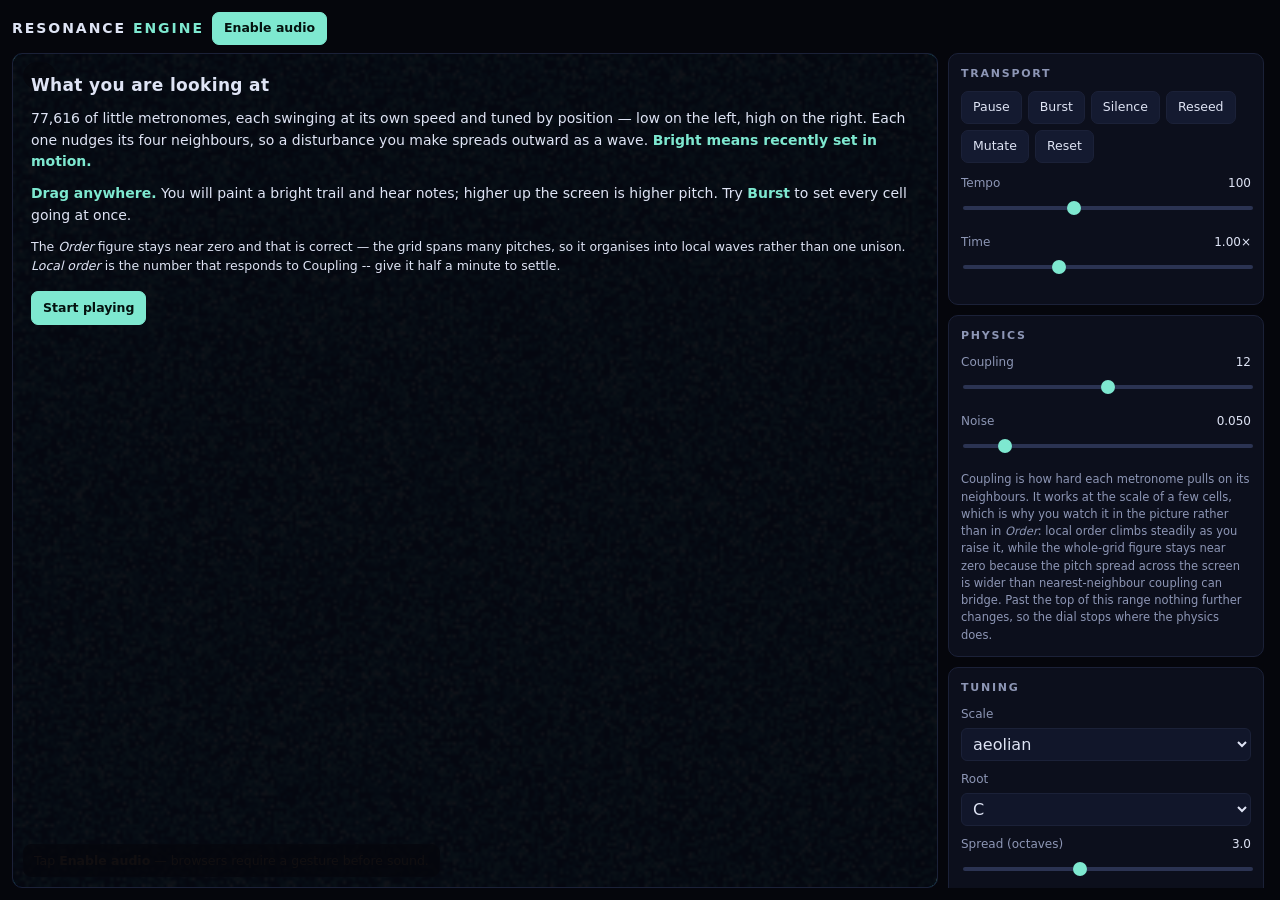
<file: index.html>
<!doctype html>
<!-- Generated by tools/build-standalone.mjs from src/page.template.html + src/*.js + styles.css.
Edit those and re-run the build; nothing here is hand-written. -->
<html lang="en">
<head>
<meta charset="utf-8">
<meta name="viewport" content="width=device-width, initial-scale=1, viewport-fit=cover">
<meta name="theme-color" content="#05060c">
<title>Resonance Engine — conduct a field of coupled oscillators</title>
<!--
  Generated from src/page.template.html + src/*.js by tools/build-standalone.mjs. One
  file, nothing fetched: it opens from disk, from a sandboxed preview pane, or
  from any static server. To change it, edit src/ and re-run that build.
-->
<meta name="description" content="A toroidal field of coupled oscillators that synchronises into waves and plays what it does.">
<style>
:root {
  --bg: #05060c;
  --panel: #0c0f1c;
  --panel-edge: #1b2138;
  --ink: #dfe4f5;
  --ink-dim: #8d96b5;
  --accent: #7ee8d0;
  --accent-warm: #ffb45c;
  --radius: 10px;
  /*
   * Inset from the edge of the glass. On a phone these become the notch and
   * home-indicator insets, which only read as non-zero when the viewport meta
   * carries `viewport-fit=cover`; without that, controls sit under the indicator.
   */
  --edge-top: 12px;
  --edge-right: 12px;
  --edge-bottom: 12px;
  --edge-left: 12px;
  /* Smallest comfortable touch target; WCAG 2.2 AAA asks for 44px. */
  --tap: 44px;
  color-scheme: dark;
}

/*
 * The template marker. Absent its stylesheet this paragraph is the only thing
 * on screen, because the stylesheet is precisely what is missing. In the built
 * page the rule below applies and the marker is gone.
 *
 * The failure this addresses is silent: opening the template directly loads no
 * CSS and no module, paints bare controls, and logs nothing at all, so it reads
 * as a broken app rather than the wrong file. See src/page.template.html.
 */
.not-a-page { display: none; }

* { box-sizing: border-box; }

html, body {
  margin: 0;
  /*
   * `dvh` rather than `vh`: on a phone the URL bar collapses and expands, and a
   * `vh` layout leaves either a gap or a permanently scrolled page.
   */
  height: 100%;
  height: 100dvh;
  overflow: hidden;
  background: var(--bg);
  color: var(--ink);
  font: 14px/1.5 ui-sans-serif, system-ui, "Segoe UI", Roboto, sans-serif;
  overscroll-behavior: none;
}

body {
  /* No text-cursor or callout while conducting: a drag is an instrument gesture,
     not a selection. */
  -webkit-tap-highlight-color: transparent;
  -webkit-touch-callout: none;
  user-select: none;
}

#app {
  display: flex;
  flex-direction: column;
  height: 100%;
  height: 100dvh;
  padding: var(--edge-top) var(--edge-right) 0 var(--edge-left);
  gap: 8px;
}

header {
  display: flex;
  align-items: center;
  gap: 8px;
  flex-wrap: wrap;
  flex: none;
}

/* The panel toggle exists only in the phone layout. */
#b-panel { display: none; }

header h1 {
  font-size: 14px;
  letter-spacing: 0.14em;
  text-transform: uppercase;
  margin: 0;
  font-weight: 600;
}

header h1 span { color: var(--accent); }

/*
 * Hints live over the canvas rather than in the layout. As a header paragraph
 * this cost ~90px of an 844px phone screen to state something true only until
 * the first tap; absolutely positioned it costs nothing and can fade itself out.
 *
 * They stack in a flex column pinned to the bottom of the stage, below the note
 * readout, because two independently positioned overlays over a canvas that can
 * be 198px tall (landscape phone) overlapped the readout and each other. In a
 * column they can only ever push one another, never collide.
 */
#hints {
  position: absolute;
  left: 10px;
  right: 10px;
  bottom: 10px;
  display: flex;
  flex-direction: column;
  align-items: flex-start;
  gap: 6px;
  pointer-events: none;
}

#audio-hint,
#touch-hint {
  margin: 0;
  padding: 7px 10px;
  border-radius: 8px;
  background: rgba(5, 6, 12, 0.78);
  border: 1px solid var(--panel-edge);
  font-size: 12.5px;
  line-height: 1.4;
}

#audio-hint { color: var(--accent-warm); }
#touch-hint { color: var(--ink-dim); }
#audio-hint[hidden], #touch-hint[hidden] { display: none; }

main {
  flex: 1;
  display: grid;
  grid-template-columns: minmax(0, 1fr) 320px;
  grid-template-rows: minmax(0, 1fr);
  gap: 10px;
  min-height: 0;
  padding-bottom: var(--edge-bottom);
}

#stage {
  position: relative;
  min-height: 0;
  min-width: 0;
  border: 1px solid var(--panel-edge);
  border-radius: var(--radius);
  overflow: hidden;
  background: #000;
}

#field {
  display: block;
  width: 100%;
  height: 100%;
  cursor: crosshair;
  /*
   * Without `none` a drag on the field is stolen by the browser's own scroll or
   * pinch gesture and the app never sees pointermove, which on a phone reads as
   * "the toy does nothing".
   */
  touch-action: none;
  /*
   * `image-rendering: pixelated` was removed deliberately. It was paired with a
   * backing store of 84x56 stretched to ~1084 CSS px, where it read as crisp
   * pixel-art but was actually a 12.9x nearest-neighbour upscale: cells were
   * visible as blocks and the wave structure was invisible. The grid is now
   * derived from this element's box (CELL_TARGET in app.js) so the store is near
   * 1:1 with device pixels, and there is nothing left to harden. Do not re-add
   * it as a "sharpness" fix -- with a correct store it only adds jaggies.
   */
}

#pulses {
  position: absolute;
  left: 0;
  right: 0;
  bottom: 0;
  height: 26px;
  pointer-events: none;
}

.pulse {
  position: absolute;
  bottom: 4px;
  width: var(--size, 10px);
  height: var(--size, 10px);
  margin-left: calc(var(--size, 10px) / -2);
  border-radius: 50%;
  background: radial-gradient(circle, #fff, var(--accent) 45%, transparent 70%);
  animation: rise 900ms ease-out forwards;
}

@keyframes rise {
  from { transform: translateY(0) scale(0.6); opacity: 0.95; }
  to { transform: translateY(-70px) scale(1.5); opacity: 0; }
}

#note-readout {
  position: absolute;
  top: 8px;
  left: 10px;
  font-variant-numeric: tabular-nums;
  font-size: 13px;
  padding: 3px 9px;
  border-radius: 999px;
  background: rgba(5, 6, 12, 0.62);
  border: 1px solid var(--panel-edge);
  color: var(--ink-dim);
  pointer-events: none;
}

#note-readout[data-kind="play"] { color: var(--accent-warm); }

#panel {
  overflow-y: auto;
  /* Keep scrolling inside the panel inertial but not rubber-band, so scrolling a
     slider list never drags the whole page. */
  overscroll-behavior: contain;
  padding-right: 4px;
  display: flex;
  flex-direction: column;
  gap: 10px;
}

#panel section {
  background: var(--panel);
  border: 1px solid var(--panel-edge);
  border-radius: var(--radius);
  padding: 12px;
}

#panel h2 {
  margin: 0 0 9px;
  font-size: 11px;
  letter-spacing: 0.16em;
  text-transform: uppercase;
  color: var(--ink-dim);
  font-weight: 600;
}

label {
  display: block;
  font-size: 12px;
  color: var(--ink-dim);
  margin-bottom: 9px;
}

label output {
  float: right;
  color: var(--ink);
  font-variant-numeric: tabular-nums;
}

/*
 * The thumb is drawn by the browser's native widget theme unless the whole
 * control is taken over, and that leaked into the golden images: the control
 * panel pose differed by ~5% between this machine's Chromium and a GitHub
 * runner's, with identical dimensions and every other Chromium pose matching
 * byte for byte. accent-color is only a hint -- it does not define geometry --
 * so appearance:none plus explicit track and thumb rules are what make the
 * panel render the same wherever it is painted. -moz- and -webkit- are both
 * required: neither engine implements the other's pseudo-element.
 */
input[type="range"] {
  width: 100%;
  accent-color: var(--accent);
  margin-top: 5px;
  appearance: none;
  background: transparent;
  height: 22px;
}

input[type="range"]::-webkit-slider-runnable-track {
  height: 4px;
  border-radius: 999px;
  background: #2b3352;
}

input[type="range"]::-webkit-slider-thumb {
  appearance: none;
  width: 14px;
  height: 14px;
  margin-top: -5px;
  border-radius: 999px;
  background: var(--accent);
  border: none;
}

input[type="range"]::-moz-range-track {
  height: 4px;
  border-radius: 999px;
  background: #2b3352;
}

input[type="range"]::-moz-range-thumb {
  width: 14px;
  height: 14px;
  border-radius: 999px;
  background: var(--accent);
  border: none;
}

select {
  width: 100%;
  margin-top: 5px;
  background: #11162a;
  color: var(--ink);
  border: 1px solid var(--panel-edge);
  border-radius: 6px;
  padding: 5px 7px;
  font: inherit;
  /* A select below 16px makes iOS zoom the whole page on focus. */
  font-size: 16px;
}

.buttons {
  display: flex;
  flex-wrap: wrap;
  gap: 6px;
  margin-bottom: 11px;
}

button {
  background: #141a30;
  color: var(--ink);
  border: 1px solid var(--panel-edge);
  border-radius: 7px;
  padding: 6px 11px;
  font: inherit;
  font-size: 12.5px;
  cursor: pointer;
  /* Buttons in the panel are tapped deliberately; pinch-zoom on them would be
     the wrong reading of the gesture. */
  touch-action: manipulation;
}

button:hover { border-color: var(--accent); }

button.primary {
  background: var(--accent);
  border-color: var(--accent);
  color: #04120f;
  font-weight: 600;
}

.toggles { display: grid; gap: 5px; }

.toggles label {
  display: flex;
  align-items: center;
  gap: 8px;
  margin: 0;
  color: var(--ink);
  font-size: 12.5px;
}

.toggles input { accent-color: var(--accent); margin: 0; }

.stats {
  display: grid;
  grid-template-columns: auto 1fr;
  gap: 3px 10px;
  margin: 0;
  font-size: 12px;
}

.stats dt { color: var(--ink-dim); }
.stats dd { margin: 0; text-align: right; font-variant-numeric: tabular-nums; }

.hint { font-size: 11.5px; color: var(--ink-dim); margin: 2px 0 0; }

#help ul { margin: 0; padding-left: 17px; font-size: 12px; color: var(--ink-dim); }
#help li { margin-bottom: 4px; }

kbd, code {
  background: #11162a;
  border: 1px solid var(--panel-edge);
  border-radius: 4px;
  padding: 0 4px;
  font-size: 11px;
}

r { cursor: help; opacity: 0.6; }

/*
 * Phone layout. The breakpoint is on width because the problem is horizontal:
 * a 320px sidebar next to a canvas does not fit, so the panel has to move.
 */
@media (max-width: 880px) {
  :root {
    --edge-top: max(10px, env(safe-area-inset-top));
    --edge-right: max(10px, env(safe-area-inset-right));
    --edge-bottom: max(10px, env(safe-area-inset-bottom));
    --edge-left: max(10px, env(safe-area-inset-left));
  }

  main {
    grid-template-columns: minmax(0, 1fr);
    grid-template-rows: minmax(0, 1fr) auto;
    gap: 8px;
  }

  /* The field is the instrument: it keeps the whole width and as much height as
     the panel is not using, and the panel collapses to a sheet it can dismiss. */
  #stage { grid-row: 1; }

  #panel {
    grid-row: 2;
    /*
     * A collapsible sheet. Scrolling the panel is what makes every control
     * reachable on a phone even though they cannot all fit at once, which is the
     * failure this layout is fixing: 15 of 23 controls used to sit below the
     * fold with nothing scrollable.
     */
    max-height: min(46dvh, 420px);
    overflow-y: auto;
    -webkit-overflow-scrolling: touch;
    padding-bottom: var(--edge-bottom);
  }

  /* When collapsed, the sheet shows nothing and the field owns the screen. */
  #panel[data-collapsed="true"] { display: none; }

  #b-panel { display: inline-block; }

  /*
   * The title, an accent button and the sheet toggle do not fit one row at
   * 390px, and a wrapped header costs the field another 45px of height.
   *
   * `nowrap` is what fixes it: a wrapping flex container breaks onto a second
   * line *before* it shrinks anything, so with `wrap` the toggle dropped to its
   * own row while the title stayed full width and would not compress.
   */
  header { flex-wrap: nowrap; }
  header h1 { flex: none; white-space: nowrap; }
  header button { flex: none; }
  /*
   * With wrapping gone, "Resonance Engine" beside two 44px buttons would now
   * simply clip. Dropping the second word beats an ellipsis on the product
   * name, and the word stays in the DOM so the accessible name is intact.
   */
  header h1 span { display: none; }

  /* Every control becomes a real touch target: 33px buttons and 20px sliders
     were below the 44px minimum and effectively unusable with a thumb. */
  button {
    min-height: var(--tap);
    font-size: 15px;
    padding: 10px 14px;
  }

  input[type="range"] {
    height: var(--tap);
    margin-top: 2px;
  }

  select { min-height: var(--tap); }

  label {
    font-size: 13px;
    margin-bottom: 14px;
  }

  .toggles label {
    min-height: var(--tap);
    font-size: 15px;
  }

  .toggles input { width: 22px; height: 22px; }

  /* Keyboard shortcuts are meaningless without a keyboard, and the list was the
     longest thing to scroll past. */
  #help { display: none; }

  .hint { font-size: 12.5px; }
}

/* Landscape phones are short: give the field the height and hide the sheet's
   chrome until it is asked for. */
@media (max-width: 880px) and (max-height: 500px) {
  /*
   * In landscape the viewport is short, so a sheet sized as a share of its
   * height leaves the canvas a 66px strip. Anchor the sheet to a small share
   * and guarantee the field the majority instead.
   */
  main { grid-template-rows: minmax(200px, 1fr) auto; }
  #panel { max-height: 40dvh; }
  /*
   * Two 45px buttons and a title cannot share a 390px-tall viewport's header
   * without wrapping onto a second line, which costs the field another 45px.
   * They still get `--tap` height; only the type shrinks.
   */
  header h1 { font-size: 12px; letter-spacing: 0.1em; }
  header button { font-size: 13px; padding: 8px 12px; }
  /*
   * A landscape phone leaves the canvas ~200px tall. Two hint bands at the foot
   * of a strip that height is most of the instrument, so they retire here and
   * the field is left alone.
   */
  #hints { display: none; }
}

/*
 * Screen-reader-only text. `clip-path: inset(50%)` rather than `display:none`,
 * which would remove it from the accessibility tree and defeat the purpose.
 */
.sr-only {
  position: absolute;
  width: 1px;
  height: 1px;
  margin: -1px;
  padding: 0;
  overflow: hidden;
  clip-path: inset(50%);
  white-space: nowrap;
  border: 0;
}

/*
 * First-run orientation. The field is otherwise a wall of moving pixels with no
 * clue as to what it means, and the honest summary from a first-time visitor was
 * "no idea what I'm looking at". It states the metaphor and the one gesture that
 * matters, then gets out of the way permanently.
 */
#intro {
  position: absolute;
  inset: 0;
  z-index: 3;
  /*
   * `flex-start`, not `center`: centring a block taller than its container
   * overflows equally at both ends, and the overflow at the top is clipped by
   * the stage with no way to scroll to it -- the heading simply disappeared on
   * a phone. Top-aligned with scrolling, everything is reachable.
   */
  display: flex;
  flex-direction: column;
  justify-content: flex-start;
  gap: 10px;
  padding: 18px;
  background: rgba(5, 6, 12, 0.95);
  font-size: 14px;
  line-height: 1.55;
  overflow-y: auto;
  -webkit-overflow-scrolling: touch;
}

#intro[hidden] { display: none; }

#intro h2 {
  margin: 0;
  font-size: 17px;
  letter-spacing: 0.02em;
}

#intro p { margin: 0; color: var(--ink); }
#intro strong { color: var(--accent); }
.intro-note { color: var(--ink-dim); font-size: 12.5px; }

#intro button {
  align-self: flex-start;
  margin-top: 6px;
}

/*
 * Reduced motion: the app *is* motion, so it cannot simply stop — the simulation
 * is the point. What can be removed is the gratuitous part: the rising pulse
 * particles and the panel's transitions. The field itself is left alone because
 * freezing it would leave a blank rectangle and no instrument, and a paused
 * field is available at any time from Pause.
 */
@media (prefers-reduced-motion: reduce) {
  .pulse { animation: none; display: none; }
  * { transition-duration: 0.01ms !important; }
}

/* The overlay sits over the canvas, so a phone needs the same tap target here. */
@media (max-width: 880px) {
  /*
   * The stage can be as short as 198px in landscape, which cannot hold this
   * text. Escaping the stage to cover the viewport is the only way the
   * explanation is readable rather than a clipped fragment.
   */
  #intro {
    position: fixed;
    inset: 0;
    padding: calc(18px + env(safe-area-inset-top)) 18px calc(18px + env(safe-area-inset-bottom));
    font-size: 15px;
  }
  #intro h2 { font-size: 19px; }
  #intro button { min-height: var(--tap); align-self: stretch; }
}

</style>
</head>
<body>
<!--
  Visible only when opened directly, which is the interesting case. styles.css
  hides it with a `display:none` rule; if that stylesheet has not loaded then
  neither has the rule, so the notice shows. No script involved, so it works
  before and entirely independently of the engine -- and the built page inlines
  the stylesheet, where the rule takes effect and removes it without a trace.
-->
<p class="not-a-page">
  <strong>This is the markup template, not the page.</strong>
  Open <code>index.html</code> in the root of the repository instead: it is
  generated from this file, with the stylesheet and engine inlined.
</p>
<div id="app">
  <header role="banner">
    <h1>Resonance <span>Engine</span></h1>
    <button id="b-audio" class="primary">Enable audio</button>
    <button id="b-panel" aria-expanded="true" aria-controls="panel">Hide</button>
  </header>

  <main>
    <div id="stage" role="main" aria-label="Oscillator field">
      <!-- width/height are a placeholder only: setupCanvasSize() derives the real
      backing-store size from the element CSS box at boot, so the grid adapts to
      the viewport instead of being upscaled from a fixed lattice. updateFieldLabel()
      then writes the true oscillator count into the aria-label. -->
      <canvas id="field" width="84" height="56" role="img"
        aria-label="Field of coupled oscillators. Bright areas are cells recently set in motion; the pattern drifts and organises on its own. Drag to conduct waves and play notes."></canvas>
      <div id="pulses" aria-hidden="true"></div>
      <output id="note-readout" aria-live="polite" aria-atomic="true"><span id="v-note">—</span></output>
      <!--
        The field itself is a canvas and cannot be explored, so the state panel
        is announced instead. Updated at a tenth of the frame rate on purpose:
        at 60 Hz a live region is unreadable noise, which is worse than nothing.
      -->
      <p id="sr-state" class="sr-only" role="status" aria-live="polite"></p>
      <div id="intro" role="dialog" aria-labelledby="intro-title" aria-describedby="intro-body">
        <h2 id="intro-title">What you are looking at</h2>
        <p id="intro-body">
          <span id="field-count">many thousands</span> of little metronomes, each
          swinging at its own speed and tuned by position — low on the left, high on
          the right. Each one nudges its four neighbours, so a disturbance you make
          spreads outward as a wave.
          <strong>Bright means recently set in motion.</strong>
        </p>
        <p>
          <strong>Drag anywhere.</strong> You will paint a bright trail and hear
          notes; higher up the screen is higher pitch. Try
          <strong>Burst</strong> to set every cell going at once.
        </p>
        <p class="intro-note">
          The <em>Order</em> figure stays near zero and that is correct — the grid
          spans many pitches, so it organises into local waves rather than one
          unison. <em>Local order</em> is the number that responds to Coupling -- give it half a minute to settle.
        </p>
        <button id="b-intro" class="primary">Start playing</button>
      </div>
      <div id="hints">
        <p id="audio-hint">Tap <strong>Enable audio</strong> — browsers require a gesture before sound.</p>
        <p id="touch-hint" hidden>Drag to conduct · tap <strong>Hide</strong> for a full-size field</p>
      </div>
    </div>

    <aside id="panel" data-collapsed="false" aria-label="Controls">
      <section>
        <h2>Transport</h2>
        <div class="buttons">
          <button id="b-play">Pause</button>
          <button id="b-burst">Burst</button>
          <button id="b-clear">Silence</button>
          <button id="b-seed">Reseed</button>
          <button id="b-mutate">Mutate</button>
          <button id="b-reset">Reset</button>
        </div>
        <label>Tempo <output id="v-c-tempo"></output>
          <input id="c-tempo" type="range" min="40" max="200" step="1" value="100">
        </label>
        <label>Time <output id="v-c-speed"></output>
          <input id="c-speed" type="range" min="0.05" max="3" step="0.05" value="1">
        </label>
      </section>

      <section>
        <h2>Physics</h2>
        <label>Coupling <output id="v-c-coupling"></output>
          <input id="c-coupling" type="range" min="0" max="24" step="0.5" value="12">
        </label>
        <label>Noise <output id="v-c-noise"></output>
          <input id="c-noise" type="range" min="0" max="0.4" step="0.005" value="0.05">
        </label>
        <p class="hint">Coupling is how hard each metronome pulls on its neighbours. It works at the scale of a few cells, which is why you watch it in the picture rather than in <em>Order</em>: local order climbs steadily as you raise it, while the whole-grid figure stays near zero because the pitch spread across the screen is wider than nearest-neighbour coupling can bridge. Past the top of this range nothing further changes, so the dial stops where the physics does.</p>
      </section>

      <section>
        <h2>Tuning</h2>
        <label>Scale
          <select id="c-scale"></select>
        </label>
        <label>Root
          <select id="c-root"></select>
        </label>
        <label>Spread (octaves) <output id="v-c-octaves"></output>
          <input id="c-octaves" type="range" min="1" max="6" step="0.5" value="3">
        </label>
        <label>Frequency map
          <select id="c-map"></select>
        </label>
        <label>Pitch from pointer
          <select id="c-play"></select>
        </label>
      </section>

      <section>
        <h2>Look</h2>
        <label>Palette
          <select id="c-palette"></select>
        </label>
        <div class="toggles">
          <label><input id="c-trails" type="checkbox"> Glow</label>
          <label><input id="c-waveform" type="checkbox"> Pulse strip</label>
        </div>
      </section>

      <section>
        <h2>Sound</h2>
        <label>Volume <output id="v-c-volume"></output>
          <input id="c-volume" type="range" min="0" max="1" step="0.01" value="0.75">
        </label>
        <label>Space <output id="v-c-space"></output>
          <input id="c-space" type="range" min="0" max="1" step="0.01" value="0.34">
        </label>
        <div class="toggles">
          <label><input id="c-auto" type="checkbox"> Field sounds</label>
          <label><input id="c-pointer" type="checkbox"> Pointer sounds</label>
          <label><input id="c-selfhear" type="checkbox"> Self-hearing</label>
        </div>
      </section>

      <section>
        <h2>Field state</h2>
        <dl class="stats">
          <dt>Order <r title="Kuramoto order parameter for the whole grid: 1 = locked, 0 = incoherent. Stays near zero here by design — the grid spans many pitches, so it organises into local waves rather than global unison.">?</r></dt><dd id="v-order">–</dd>
          <dt>Local order <r title="Synchrony within 7x7 neighbourhoods, averaged. This is the number coupling moves, over roughly twenty seconds: the grid organises locally into waves and domains rather than as a whole.">?</r></dt><dd id="v-local">–</dd>
          <dt>Activity <r title="Share of cells still carrying energy from being conducted. Zero at rest: it responds to dragging the field, not to time passing.">?</r></dt><dd id="v-activity">–</dd>
          <dt>Voices</dt><dd id="v-voices">0</dd>
          <dt>FPS</dt><dd id="v-fps">–</dd>
          <dt>Seed</dt><dd id="v-seed">–</dd>
          <dt>Spread</dt><dd id="v-spread">–</dd>
          <dt>Scale</dt><dd id="v-scale">–</dd>
          <dt>Root</dt><dd id="v-root">–</dd>
        </dl>
      </section>

      <section id="help">
        <h2>How to play</h2>
        <ul>
          <li><strong>Drag</strong> on the field to push waves through it.</li>
          <li><strong>Drag with the button held</strong> to also sound notes along the pitch axis.</li>
          <li><strong>Right-click drag</strong> to damp the field instead of exciting it.</li>
          <li><strong>Home row <code>asdf…</code> / number row <code>q2w3e…</code></strong> play scale degrees.</li>
          <li><kbd>Space</kbd> pause · <kbd>B</kbd> burst · <kbd>C</kbd> silence · <kbd>M</kbd> mutate · <kbd>N</kbd> reseed · <kbd>R</kbd> reset</li>
        </ul>
      </section>
    </aside>
  </main>
</div>
<script>(()=>{function ot(n){let t=n>>>0;return function(){t=t+1831565813>>>0;let o=t;return o=Math.imul(o^o>>>15,o|1),o^=o+Math.imul(o^o>>>7,o|61),((o^o>>>14)>>>0)/4294967296}}var V=Math.PI*2;function E(n,t,e){return n<t?t:n>e?e:n}function _(n,t){let e=n%t;return e<0?e+t:e}function R(n,t){let e=t*2;return _(n+t,e)-t}var I={Horizontal:"horizontal",Vertical:"vertical",Diagonal:"diagonal",Radial:"radial",Uniform:"uniform"},P={Horizontal:"horizontal",Vertical:"vertical",Both:"both"},F={Ember:"ember",Abyss:"abyss",Verdant:"verdant",Mono:"mono"},bt=12,$={aeolian:[0,2,3,5,7,8,10],dorian:[0,2,3,5,7,9,10],lydian:[0,2,4,6,7,9,11],phrygian:[0,1,3,5,7,8,10],mixolydian:[0,2,4,5,7,9,10],wholeTone:[0,2,4,6,8,10],hirajoshi:[0,2,3,7,8],prometheus:[0,2,6,9,10]},at=Object.keys($),D=["C","C#","D","D#","E","F","F#","G","G#","A","A#","B"],At=48;function ae(n,t){if(n.length===0)throw new RangeError("empty frequency ramp");if(n.length===1)return n[0];let e=E(t,0,1)*(n.length-1),o=Math.floor(e),a=Math.min(n.length-1,o+1);return n[o]+(n[a]-n[o])*(e-o)}function rt(n,t){let{cols:e,rows:o,phase:a}=n;for(let r=0;r<o;r++){let s=(r-1+o)%o*e,c=r*e,l=(r+1)%o*e;for(let d=0;d<e;d++){let p=a[c+d],y=Math.abs(R(a[c+(d-1+e)%e]-p,.5))+Math.abs(R(a[c+(d+1)%e]-p,.5))+Math.abs(R(a[s+d]-p,.5))+Math.abs(R(a[l+d]-p,.5));t[c+d]=E(y/(4*.5),0,1)}}return t}var j=class{constructor(t,e,{coupling:o=12,noise:a=.02,damping:r=3.2}={}){this.cols=t,this.rows=e;let s=t*e;this.phase=new Float32Array(s),this.freq=new Float32Array(s),this.gain=new Float32Array(s),this.prevGain=new Float32Array(s),this.impulse=new Float32Array(s),this.omegaScale=1,this.t=0,this.couplingBase=o,this.noise=a,this.damping=r,this.mapType=I.Horizontal,this.mapOrigin=[0,0],this.mapSpan=[1,1],this._lap=new Float32Array(s),this.random=ot(1)}index(t,e){return e*this.cols+t}colOf(t){return t%this.cols}rowOf(t){return Math.floor(t/this.cols)}positionNorm(t,e){switch(this.mapType){case I.Horizontal:return E((t-this.mapOrigin[0])/this.mapSpan[0],0,1);case I.Vertical:return E((e-this.mapOrigin[1])/this.mapSpan[1],0,1);case I.Diagonal:return E((t-this.mapOrigin[0]+e-this.mapOrigin[1])/(this.mapSpan[0]+this.mapSpan[1]),0,1);case I.Radial:{let o=(t-this.mapOrigin[0])/this.mapSpan[0],a=(e-this.mapOrigin[1])/this.mapSpan[1];return E(Math.hypot(o,a),0,1)}case I.Uniform:return .5;default:throw new RangeError(`unknown freq map: ${this.mapType}`)}}retune(t,e,o,a){this.mapType=e,this.mapOrigin=o,this.mapSpan=a;for(let r=0;r<this.rows;r++)for(let s=0;s<this.cols;s++)this.freq[this.index(s,r)]=ae(t,this.positionNorm(s,r))}randomize(t,{keepGains:e=!1}={}){this.random=ot(t);let o=this.random;for(let a=0;a<this.phase.length;a++)this.phase[a]=o(),e||(this.gain[a]=0,this.prevGain[a]=0,this.impulse[a]=0)}trigger(t){this.impulse[t]=1}stroke(t,e,o,a,r){let s=o*o;for(let c=-Math.ceil(o);c<=Math.ceil(o);c++)for(let l=-Math.ceil(o);l<=Math.ceil(o);l++){let d=l*l+c*c;if(d>s)continue;let p=this.index(_(t+l,this.cols),_(e+c,this.rows)),y=1-Math.sqrt(d)/(o+1e-6),M=a*y;if(this.gain[p]=Math.min(1.6,this.gain[p]+M),r!=null){let w=E(M*2.5,0,1),S=R(r-this.phase[p],.5);this.phase[p]=_(this.phase[p]+S*w,1)}}}step(t,{coupling:e,noise:o}){let a=[];if(!(t>0))return a;let{cols:r,rows:s,phase:c,freq:l,gain:d,impulse:p}=this,y=this._lap,M=this.omegaScale;for(let h=0;h<s;h++){let b=(h-1+s)%s*r,G=h*r,ee=(h+1)%s*r;for(let L=0;L<r;L++){let ne=(L-1+r)%r,oe=(L+1)%r,Y=c[G+L];y[G+L]=R(c[G+ne]-Y,.5)+R(c[G+oe]-Y,.5)+R(c[b+L]-Y,.5)+R(c[ee+L]-Y,.5)}}let w=e*t,S=1-E(this.damping*t,0,1),C=o*Math.sqrt(t),x=this.random;for(let h=0;h<c.length;h++){let b=c[h]+(l[h]*M+w*y[h]*.25)*t;C>0&&(b+=(x()-.5)*C),b+=d[h]*.06*t;let G=b>=1||b<0;c[h]=_(b,1),G&&(p[h]=1,a.push(h)),d[h]*=S}return this.t+=t,a}localOrder(t=7){let{cols:e,rows:o,phase:a}=this,r=0,s=0;for(let c=0;c+t<=o;c+=t)for(let l=0;l+t<=e;l+=t){let d=0,p=0;for(let M=c;M<c+t;M++)for(let w=l;w<l+t;w++){let S=2*Math.PI*a[M*e+w];d+=Math.cos(S),p+=Math.sin(S)}let y=t*t;r+=Math.hypot(d/y,p/y),s+=1}return s>0?r/s:0}orderParameter(){let t=0,e=0;for(let a=0;a<this.phase.length;a++){let r=this.phase[a]*V;t+=Math.cos(r),e+=Math.sin(r)}let o=this.phase.length;return Math.hypot(t/o,e/o)}activity(){let t=0;for(let e=0;e<this.gain.length;e++)t+=this.gain[e]>.05?1:0;return t/this.gain.length}meanFrequency(){let t=0;for(let e=0;e<this.freq.length;e++)t+=this.freq[e];return t/this.freq.length}};function it(n){return 440*Math.pow(2,(n-69)/12)}function Ct(n){return(Math.round(n)%12+12)%12}function Tt(n){let t=String(n).trim().toUpperCase().replace(/B#/g,"C"),e=D.indexOf(t);if(e<0)throw new RangeError(`unknown note name: ${n}`);return e}function Bt(n){let t=Math.round(n);return`${D[(t%12+12)%12]}${Math.floor(t/12)-1}`}function st(n,t,e,o=bt){let a=$[t];if(!a)throw new RangeError(`unknown scale: ${t}`);let r=a.length,s=Math.floor(n/r),c=(n%r+r)%r,l=Math.floor(c),d=c-l,p=l===r-1?12:a[l+1];return At+e+s*12+a[l]+(p-a[l])*d}function It(n){return Math.round(n)}var re=.12;var X=class{constructor({maxVoices:t=12}={}){this.ctx=null,this.ready=!1,this.maxVoices=t,this._voices=[]}async init(){if(this.ctx)return this.ready;let t=window.AudioContext||window.webkitAudioContext;if(!t)throw new Error("Web Audio is not available in this browser");let e=new t({latencyHint:"interactive"}),o=e.createGain();o.gain.value=.7;let a=e.createDynamicsCompressor();a.threshold.value=-8,a.knee.value=6,a.ratio.value=8,a.attack.value=.004,a.release.value=.18;let r=e.createChannelSplitter(2),s=e.createChannelMerger(2),c=e.createDelay(2);c.delayTime.value=.19;let l=e.createDelay(2);l.delayTime.value=.271;let d=e.createGain(),p=e.createGain(),y=e.createBiquadFilter(),M=e.createBiquadFilter();y.type=M.type="lowpass",y.frequency.value=M.frequency.value=2600;let w=e.createGain();w.gain.value=.42;let S=e.createGain();S.gain.value=.3;let C=e.createGain(),x=e.createGain();C.gain.value=x.gain.value=.85,o.connect(a),a.connect(e.destination),S.connect(r),r.connect(d,0),r.connect(p,1),d.gain.value=.45,p.gain.value=.45,d.connect(c),p.connect(l),c.connect(y),l.connect(M),y.connect(w),M.connect(w),w.connect(d),w.connect(p),y.connect(C),M.connect(x),C.connect(s,0,0),x.connect(s,0,1),s.connect(o);let h=e.createConvolver();h.buffer=this._impulseResponse(e,2.6,3.2);let b=e.createGain();return b.gain.value=.5,S.connect(h),h.connect(b),b.connect(o),this.ctx=e,this.nodes={master:o,send:S,feedback:w,reverbReturn:b},this.ready=!0,!0}_impulseResponse(t,e,o){let a=Math.floor(t.sampleRate*e),r=t.createBuffer(2,a,t.sampleRate);for(let s=0;s<2;s++){let c=r.getChannelData(s);for(let l=0;l<a;l++){let d=l/a;c[l]=(Math.random()*2-1)*Math.pow(1-d,o)}}return r}async resume(t=1500){return this.ctx||await this.init(),this.ctx.state==="suspended"&&await Promise.race([this.ctx.resume().catch(()=>{}),new Promise(e=>setTimeout(e,t))]),this.ctx.state==="running"}get now(){return this.ctx?this.ctx.currentTime:0}setMasterVolume(t){this.nodes&&(this.nodes.master.gain.value=t)}setSpace(t){this.nodes&&(this.nodes.send.gain.value=t,this.nodes.feedback.gain.value=.55*t)}playNote(t){if(!this.ready||this._voices.length>=this.maxVoices)return null;let e=this.ctx,o=Math.max(e.currentTime+.002,t.at??e.currentTime+re),a=it(t.midi),r=Math.max(.02,Math.min(1,t.velocity)),s=t.duration??this._durationForMidi(t.midi),c=e.createGain();c.gain.setValueAtTime(0,o);let l=.26*r;c.gain.linearRampToValueAtTime(l,o+.006),c.gain.exponentialRampToValueAtTime(l*.28,o+s*.35),c.gain.exponentialRampToValueAtTime(1e-4,o+s);let d=e.createStereoPanner();d.pan.value=Math.max(-1,Math.min(1,t.pan??0)),c.connect(d),d.connect(this.nodes.master),d.connect(this.nodes.send);let p=[{ratio:1,gain:1,type:"sine"},{ratio:2.01,gain:.32,type:"sine"},{ratio:.5,gain:.4,type:"triangle"}],y=[];for(let x of p){let h=e.createOscillator();h.type=x.type,h.frequency.setValueAtTime(a*x.ratio,o);let b=e.createGain();b.gain.value=x.gain,h.connect(b),b.connect(c),y.push(h)}let M=e.createOscillator();M.frequency.value=4.2+t.midi%7;let w=e.createGain();w.gain.value=a*.004,M.connect(w),w.connect(y[0].frequency),y.push(M);let S=this._noiseBurst(e,o,a);if(S){let x=e.createGain();x.gain.setValueAtTime(.16*r,o),x.gain.exponentialRampToValueAtTime(1e-4,o+.07),S.connect(x),x.connect(c)}let C=o+s+.05;for(let x of y)x.start(o),x.stop(C);return this._reap(C,c),{when:o,duration:s,stopAt:C}}_noiseBurst(t,e,o){let a=Math.floor(t.sampleRate*.08),r=t.createBuffer(1,a,t.sampleRate),s=r.getChannelData(0);for(let d=0;d<a;d++)s[d]=(Math.random()*2-1)*(1-d/a);let c=t.createBufferSource();c.buffer=r;let l=t.createBiquadFilter();return l.type="bandpass",l.frequency.value=Math.min(12e3,o*6),l.Q.value=1.4,c.connect(l),c.start(e),c.stop(e+.09),l}_durationForMidi(t){let e=Math.max(24,Math.min(108,t));return Math.max(.18,3.4*Math.pow(2,(54-e)/14))}_reap(t,e){let o=(t-this.ctx.currentTime+.25)*1e3,a=setTimeout(()=>{e.disconnect(),this._voices=this._voices.filter(r=>r!==a)},Math.max(0,o));this._voices.push(a)}activeVoices(){return this._voices.length}suspend(){return this.ctx&&this.ctx.state==="running"?this.ctx.suspend():Promise.resolve()}};var Q=class{constructor({maxVoices:t=5,autoBudget:e=.35,humanize:o=.012,velocityGate:a=.09}={}){this.queue=[],this.maxVoices=t,this.autoBudget=e,this.humanize=o,this.velocityGate=a,this._autoCredit=0,this._last=new Map}enqueueManual(t){this.queue.push({...t,source:"manual"})}collectAuto(t,e,o){this._autoCredit+=this.autoBudget;for(let a of e){if(this._autoCredit<1)break;let r=o(a);if(!r||r.gain<this.velocityGate)continue;let s=this._last.get(a);s!==void 0&&t-s<.08||(this._last.set(a,t),this._autoCredit-=1,this.queue.push({degree:It(r.degree),velocity:Math.min(1,r.gain),pan:r.pan,col:r.col,row:r.row,time:t+(Math.random()-.5)*this.humanize,duration:null,source:"auto"}))}}takeDue(t){let e=[],o=[];for(let a of this.queue)a.time<=t?e.push(a):o.push(a);return this.queue=o,e.sort((a,r)=>a.time-r.time),e}clear(){this.queue.length=0,this._last.clear(),this._autoCredit=0}};function ct(n,t){return n*$[t].length}function _t(n,t){let e=3+Math.log2(Math.max(1,t));return Math.pow(2,-e/2+E(n,0,1)*e)}var lt={[F.Ember]:[[0,8,6,18],[.32,74,20,64],[.58,176,46,60],[.8,246,138,42],[1,255,240,196]],[F.Abyss]:[[0,3,5,16],[.3,12,44,96],[.55,26,122,168],[.78,82,214,214],[1,240,255,255]],[F.Verdant]:[[0,6,12,10],[.36,22,82,58],[.62,96,164,60],[.84,214,226,96],[1,252,255,232]],[F.Mono]:[[0,4,4,6],[.45,44,46,54],[.78,150,154,162],[1,255,255,255]]},Rt=Object.keys(lt);function J(n){let t=lt[n]??lt[F.Abyss],e=new Uint8ClampedArray(256*3);for(let o=0;o<256;o++){let a=o/255,r=t.length-1;for(;r>1&&t[r][0]>a;)r--;let[s,c,l,d]=t[r],[p,y,M,w]=t[Math.min(t.length-1,r+1)],S=p-s||1,C=Math.min(1,Math.max(0,(a-s)/S));e[o*3]=c+(y-c)*C,e[o*3+1]=l+(M-l)*C,e[o*3+2]=d+(w-d)*C}return e}var ie=.12,et=3,Ft=78e3,m=84,f=56,yt=24301,Gt=[["c-tempo","tempo"],["c-speed","speed"],["c-coupling","coupling"],["c-noise","noise"],["c-octaves","octaves"],["c-volume","volume"],["c-space","space"]],se=[["c-scale","scale",String],["c-root","root",n=>n.toUpperCase()],["c-map","map",String],["c-play","playMode",String],["c-palette","palette",String]],Vt=[["c-auto","autoSound"],["c-pointer","pointerSound"],["c-selfhear","selfHear"],["c-trails","motionTrails"],["c-waveform","showWaveform"]],ut=Number(document.getElementById("c-coupling").max),i={running:!0,tempo:100,speed:1,coupling:12,noise:.05,octaves:3,scale:"aeolian",root:"C",map:I.Diagonal,playMode:P.Both,palette:F.Abyss,volume:.75,space:.34,autoSound:!0,pointerSound:!0,motionTrails:!0,selfHear:!0,showWaveform:!0,seed:yt},A=document.getElementById("field"),T=A.getContext("2d",{alpha:!1});function ce(n,t){let e=Math.max(8,Math.floor((n||0)/et)),o=Math.max(8,Math.floor((t||0)/et));if(e*o<=Ft)return{cols:e,rows:o};let a=Math.sqrt(Ft/(e*o));return{cols:Math.max(8,Math.floor(e*a)),rows:Math.max(8,Math.floor(o*a))}}{let n=A.getBoundingClientRect(),{cols:t,rows:e}=ce(n.width||84*et,n.height||56*et);m=t,f=e}var u=new j(m,f,{coupling:i.coupling}),g=new X,K=new Q({maxVoices:5}),Ot=T.createImageData(m,f),dt=document.createElement("canvas"),Cn=dt.getContext("2d"),q=J(i.palette),Lt=new Float32Array(m*f),kt=new Float32Array(m*f),Z=new Float32Array(m*f),qt=new Float32Array(m*f),O=new Float32Array(m*f),vt=0,Pt=performance.now(),mt=60,$t=0,pt=null,tt=[];function Ht(n,t){let e=new Float64Array(n);for(let o=0;o<n;o++)e[o]=_t(n>1?o/(n-1):0,t);return e}function le(n){let t=0;for(let e of n)t=Math.max(t,e);return Math.max(1,t)}var ht=Ht(m,i.octaves);function k(){ht=Ht(m,i.octaves),u.retune(ht,i.map,[m/2,f/2],[m,f])}function ue(){dt.width=m,dt.height=f,O=new Float32Array(m*f)}var de=.9,me=1.15,pe=.25;var Dt=.06,he=.98,fe=.02,ge=.98,ye=2.5;function ve(n,t,e){let o=.5+.5*Math.cos(t*V);return E(n*de+o*pe+Math.min(e,1)*me,0,1)}function Ee(n,t){let e=n.length;Z.set(n),Z.sort();let o=Z[Math.floor(e*fe)],r=Z[Math.min(e-1,Math.floor(e*ge))]-o;if(!(r>1e-6))return t.set(n),0;let s=Math.min((he-Dt)/r,ye);for(let c=0;c<e;c++)t[c]=E(Dt+(n[c]-o)*s,0,1);return s}function Me(){rt(u,Lt);for(let t=0;t<m*f;t++)kt[t]=ve(Lt[t],u.phase[t],u.gain[t]);Ee(kt,qt);let n=Ot.data;for(let t=0;t<m*f;t++){let e=Math.min(255,Math.round(qt[t]*255))*3,o=t*4;n[o]=q[e],n[o+1]=q[e+1],n[o+2]=q[e+2],n[o+3]=255}T.putImageData(Ot,0,0)}function we(){T.globalCompositeOperation="lighter";for(let n=0;n<f;n++)for(let t=0;t<m;t++){let e=n*m+t,o=u.gain[e];o<.06||(T.fillStyle=`rgba(${q[762]}, ${q[763]}, ${q[764]}, ${Math.min(.5,o*.4)})`,T.beginPath(),T.arc(t+.5,n+.5,Math.max(.5,o*2.6),0,V),T.fill())}T.globalCompositeOperation="source-over"}var v={active:!1,col:0,row:0,lastCol:0,lastRow:0,velocity:0,type:"mouse"};function ft(n){let t=A.getBoundingClientRect(),e=Math.floor((n.clientX-t.left)/t.width*m),o=Math.floor((n.clientY-t.top)/t.height*f);return{col:_(e,m),row:_(o,f)}}function xe(n,t){switch(i.playMode){case P.Horizontal:return n/(m-1);case P.Vertical:return t/(f-1);case P.Both:return n/(m-1)*.6+(1-t/(f-1))*.4;default:throw new RangeError(`unknown play mode: ${i.playMode}`)}}function Et(n,t){let e=ct(i.octaves,i.scale);return xe(n,t)*e}function Nt(n){let{col:t,row:e}=ft(n),o=t-v.lastCol,a=e-v.lastRow;v.velocity=E(Math.hypot(o,a)/6,0,1);let r=Math.hypot(o,a),s=Math.max(1,Math.ceil(r/2));for(let c=0;c<s;c++){let l=c/s,d=Math.round(v.lastCol+o*l),p=Math.round(v.lastRow+a*l);u.stroke(d,p,3.2,.075+v.velocity*.1,null)}(n.buttons===1||n.type==="pointerdown")&&zt(t,e,.55+v.velocity*.45),v.lastCol=v.col=t,v.lastRow=v.row=e,v.active=!0}function zt(n,t,e){let o=Et(n,t),a=Mt(o);pt={midi:a,degree:o,col:n,row:t};let r=Ut(n);u.stroke(n,t,6.5,.85+e*.5,null),i.pointerSound&&K.enqueueManual({degree:o,velocity:e,pan:r,time:g.now+.01,duration:null}),i.selfHear&&Se(a),Kt(n,t),jt(o,a,"play")}function Ut(n){return(n+.5)/m*2-1}function Mt(n){return st(n,i.scale,Tt(i.root))}function Se(n){let t=Math.pow(2,(n-60)/24)-1;u.omegaScale=E(u.omegaScale+t*.5,.55,1.9)}function Kt(n,t){O[t*m+n]=1}var be=.05;function Ae(n){let t=Math.min(be,1/(24*le(ht))),e=n,o=0,a=vt;for(;e>0&&o<8;){let r=Math.min(t,e),s=u.step(r,{coupling:i.coupling,noise:i.noise});i.autoSound&&s.length&&K.collectAuto(a,s,c=>{let l=u.colOf(c),d=u.rowOf(c);return{degree:Et(l,d),gain:u.gain[c],col:l,row:d,pan:Ut(l)}}),e-=r,o+=1}}function Ce(){let n=K.takeDue(g.now+ie);for(let t of n){let e=Mt(t.degree);g.playNote({midi:e,velocity:t.velocity,pan:t.pan,duration:t.duration,at:t.time})&&(t.source==="auto"&&Kt(t.col,t.row),i.showWaveform&&Te(Ct(e),t.velocity))}}function Te(n,t){let e=document.getElementById("pulses");if(!e)return;let o=document.createElement("span");for(o.className="pulse",o.style.left=`${n/12*100}%`,o.style.setProperty("--size",`${6+t*16}px`),e.appendChild(o),o.addEventListener("animationend",()=>o.remove());e.childElementCount>40;)e.firstElementChild?.remove()}function Be(){Me(),i.motionTrails&&we(),Ie()}function Ie(){let n=!1;for(let t=0;t<O.length;t++)if(O[t]>.01){n=!0;break}if(n){T.save(),T.globalCompositeOperation="lighter";for(let t=0;t<O.length;t++){if(O[t]<=.01)continue;O[t]*=.9;let e=Math.min(.9,O[t]);T.fillStyle=`rgba(255,255,255,${e})`,T.fillRect(t%m,Math.floor(t/m),1,1)}T.restore()}}function Wt(n){$t+=1;let t=Math.min(.05,(n-Pt)/1e3);Pt=n,mt=mt*.9+1/Math.max(1e-4,t)*.1,i.running&&(vt+=t,Ae(t),Ce(),_e(t)),Be(),Oe(),requestAnimationFrame(Wt)}function _e(n){u.omegaScale+=(1-u.omegaScale)*E(n*.35,0,1)}var B={fps:document.getElementById("v-fps"),order:document.getElementById("v-order"),local:document.getElementById("v-local"),activity:document.getElementById("v-activity"),voices:document.getElementById("v-voices"),note:document.getElementById("v-note"),scale:document.getElementById("v-scale"),root:document.getElementById("v-root"),spread:document.getElementById("v-spread")},Yt="resonance-intro-seen",Re=120,Fe=0;function Oe(){let n=Fe++;n%Re===0&&De(),n%12===0&&(B.fps.textContent=mt.toFixed(0),B.order.textContent=u.orderParameter().toFixed(3),B.local.textContent=u.localOrder().toFixed(3),B.activity.textContent=`${(u.activity()*100).toFixed(0)}%`,B.voices.textContent=String(g._voices.length))}function jt(n,t,e){B.note.textContent=`${Bt(t)} \xB7 ${t.toFixed(1)}`,B.note.dataset.kind=e}function U(){B.scale.textContent=i.scale,B.root.textContent=i.root,B.spread.textContent=`${i.octaves.toFixed(1)} oct`}function nt(n,t,e){let o=document.getElementById(`v-${n}`);o&&(o.textContent=Le(t,e))}function N(n,t,e,o){let a=document.getElementById(n);a.value=String(i[t]),a.dataset.stateKey=t;let r=()=>{let s=e?e(a.valueAsNumber):a.valueAsNumber;i[t]=s,nt(n,t,s),o&&o()};r(),a.addEventListener("input",r)}function Xt(){for(let[n,t]of Gt)nt(n,t,i[t])}function Le(n,t){return n==="octaves"?`${t.toFixed(1)}`:n==="volume"||n==="space"?`${Math.round(t*100)}%`:n==="coupling"?t.toFixed(0):n==="noise"?t.toFixed(3):n==="speed"?`${t.toFixed(2)}\xD7`:String(t)}function H(n,t,e,o){let a=document.getElementById(n);a.value=String(i[t]);let r=()=>{i[t]=e(a.value),o&&o()};a.addEventListener("change",r),r()}function ke(n,t,e){let o=document.getElementById(n);o.checked=i[t];let a=()=>{i[t]=o.checked,e&&e()};o.addEventListener("change",a),a()}function z(n,t,e){let o=document.getElementById(n);o.textContent="",t.forEach((a,r)=>{let s=document.createElement("option");s.value=String(a),s.textContent=e?e[r]:String(a),o.appendChild(s)})}function qe(){z("c-scale",at),z("c-root",D),z("c-map",Object.values(I)),z("c-play",Object.values(P)),z("c-palette",Rt),N("c-tempo","tempo"),N("c-speed","speed"),N("c-coupling","coupling",void 0,()=>{u.couplingBase=i.coupling}),N("c-noise","noise"),N("c-octaves","octaves",void 0,k),N("c-volume","volume",void 0,()=>g.setMasterVolume(i.volume)),N("c-space","space",void 0,()=>g.setSpace(i.space)),H("c-scale","scale",String,()=>{k(),U()}),H("c-root","root",n=>n.toUpperCase(),()=>{k(),U()}),H("c-map","map",String,k),H("c-play","playMode",String),H("c-palette","palette",String,()=>{q=J(i.palette)});for(let[n,t]of Vt)ke(n,t);document.getElementById("b-play").addEventListener("click",Jt),document.getElementById("b-seed").addEventListener("click",()=>W(null)),document.getElementById("b-clear").addEventListener("click",Zt),document.getElementById("b-burst").addEventListener("click",xt),document.getElementById("b-mutate").addEventListener("click",te),document.getElementById("b-reset").addEventListener("click",St),document.getElementById("b-audio").addEventListener("click",wt),document.getElementById("b-panel").addEventListener("click",Ne),document.getElementById("b-intro").addEventListener("click",gt)}function Pe(){let n=document.getElementById("intro"),t=!1;try{t=window.sessionStorage.getItem(Yt)==="seen"}catch{t=!1}if(t){n.hidden=!0;return}window.addEventListener("keydown",e=>{e.key==="Escape"&&!n.hidden&&gt()}),n.addEventListener("pointerdown",e=>{e.target.closest("button")||(gt(),A.dispatchEvent(new PointerEvent(e.type,{pointerId:e.pointerId,pointerType:e.pointerType,isPrimary:e.isPrimary,bubbles:!0,cancelable:!0,clientX:e.clientX,clientY:e.clientY,buttons:e.buttons,button:e.button})))},{capture:!0})}function gt(){document.getElementById("intro").hidden=!0;try{window.sessionStorage.setItem(Yt,"seen")}catch{}}function De(){let n=document.getElementById("sr-state");n.textContent=[`Order ${u.orderParameter().toFixed(2)}`,`local order ${u.localOrder().toFixed(2)}`,`${g._voices.length} voices`].join(", ")}function Qt(n){i.running=n,document.getElementById("b-play").textContent=n?"Pause":"Run",n?wt():g.suspend()}function Ne(){let n=document.getElementById("panel"),t=document.getElementById("b-panel"),e=n.dataset.collapsed!=="true";n.dataset.collapsed=e?"true":"false",t.setAttribute("aria-expanded",e?"false":"true"),t.textContent=e?"Controls":"Hide"}function Jt(){Qt(!i.running)}async function wt(){let n=await g.resume();g.setMasterVolume(i.volume),g.setSpace(i.space);let t=document.getElementById("audio-hint");return n?(document.getElementById("b-audio").hidden=!0,t.hidden=!0):t.textContent="No audio device available. The simulation still runs, visuals only.",n}function Ge(){let n=document.getElementById("touch-hint");if(!window.matchMedia("(hover: none) and (pointer: coarse)").matches)return;n.hidden=!1;let e=()=>{n.hidden=!0,A.removeEventListener("pointerdown",e)};A.addEventListener("pointerdown",e,{once:!0})}function W(n){let t=n??Math.floor(Math.random()*4294967295);i.seed=t,u.randomize(t),document.getElementById("v-seed").textContent=`0x${t.toString(16).slice(0,8)}`}function Zt(){for(let n=0;n<u.gain.length;n++)u.gain[n]=0,u.impulse[n]=0;O.fill(0),K.clear()}function xt(){u.phase.fill(0);for(let n=0;n<u.gain.length;n++)u.gain[n]=Math.max(u.gain[n],.35)}function te(){let n=at;i.scale=n[Math.floor(Math.random()*n.length)],i.root=D[Math.floor(Math.random()*D.length)],i.coupling=E(ut*.25+Math.random()*ut*.75,0,ut),i.octaves=E(1.5+Math.random()*4,1,6),document.getElementById("c-scale").value=i.scale,document.getElementById("c-root").value=i.root,document.getElementById("c-coupling").value=String(i.coupling),document.getElementById("c-octaves").value=String(i.octaves),Xt(),u.couplingBase=i.coupling,k(),U()}function St(){Object.assign(i,{running:!0,tempo:100,speed:1,coupling:12,noise:.05,octaves:3,scale:"aeolian",root:"C",map:I.Diagonal,playMode:P.Both,palette:F.Abyss,volume:.75,space:.34,autoSound:!0,pointerSound:!0,motionTrails:!0,selfHear:!0,showWaveform:!0});for(let[n,t]of Gt)document.getElementById(n).value=String(i[t]);for(let[n,t]of se)document.getElementById(n).value=String(i[t]);for(let[n,t]of Vt)document.getElementById(n).checked=i[t];Xt(),u.couplingBase=i.coupling,u.omegaScale=1,g.setMasterVolume(i.volume),g.setSpace(i.space),k(),U(),W(yt)}var Ve=[["a","s","d","f","g","h","j","k"],["z","x","c","v","b","n","m"]],$e={" ":"toggle-run",b:"burst",c:"silence",m:"mutate",n:"reseed",r:"reset"};function He(n){for(let[t,e]of Ve.entries()){let o=e.indexOf(n);if(o>=0)return t*e.length+o}return null}function ze(n){let t=ct(i.octaves,i.scale),e=Math.round(n/Math.max(1,t-1)*(m-1)),o=Math.round((1-n/Math.max(1,t-1))*(f-1));return{col:E(e,0,m-1),row:E(o,0,f-1)}}function Ue(){window.addEventListener("keydown",n=>{if(n.target instanceof HTMLInputElement)return;let t=n.key.toLowerCase(),e=$e[t];if(e!==void 0)switch(n.preventDefault(),tt.push(e),tt.length>32&&tt.shift(),e){case"toggle-run":Jt();return;case"burst":xt();return;case"silence":Zt();return;case"mutate":te();return;case"reseed":W(null);return;case"reset":St();return;default:throw new RangeError(`unhandled command: ${e}`)}let o=He(t);if(o===null)return;n.preventDefault();let{col:a,row:r}=ze(o);zt(a,r,.8)})}function Ke(){A.width=m,A.height=f}function We(){let t=(m*f).toLocaleString("en-US"),e=document.getElementById("field-count");e&&(e.textContent=t);let o=`Field of ${t} coupled oscillators. Bright areas are cells recently set in motion; the pattern drifts and organises on its own. Drag to conduct waves and play notes.`;A.setAttribute("aria-label",o)}function Ye(){Ke(),ue(),We(),qe(),U(),W(yt),k(),A.addEventListener("pointerdown",t=>{try{A.setPointerCapture(t.pointerId)}catch{}v.active=!0,v.type=t.pointerType||"mouse";let e=ft(t);v.lastCol=e.col,v.lastRow=e.row,Nt(t)}),A.addEventListener("pointermove",t=>{let e=ft(t);if(v.type==="mouse"&&t.buttons===0&&!v.active){v.lastCol=e.col,v.lastRow=e.row,je(e.col,e.row);return}v.active&&Nt(t)});let n=()=>{v.active=!1};A.addEventListener("pointerup",n),A.addEventListener("pointercancel",n),A.addEventListener("contextmenu",t=>t.preventDefault()),Ue(),Ge(),Pe(),requestAnimationFrame(Wt)}function je(n,t){let e=Et(n,t);jt(e,Mt(e),"hover")}function Xe(){window.__resonance={state:i,field:u,audio:g,scheduler:K,tickCounter:()=>$t,clockValue:()=>vt,setRunning:Qt,setCoupling(n){i.coupling=n,u.couplingBase=n,document.getElementById("c-coupling").value=String(n),nt("c-coupling","coupling",n)},setNoise(n){i.noise=n,document.getElementById("c-noise").value=String(n),nt("c-noise","noise",n)},computeDisagreement:n=>rt(u,n),async settlePose(n){switch(B.note.textContent="\u2014",delete B.note.dataset.kind,n){case"idle":{i.seed=12648430,u.randomize(i.seed),u.omegaScale=1;for(let t=0;t<400;t++)u.step(1/120,{coupling:i.coupling,noise:0});return"idle"}case"wavefront":{i.seed=335591,u.randomize(i.seed);for(let t=0;t<f;t++)for(let e=0;e<m;e++){let o=u.index(e,t);u.phase[o]=_((e+t)/26,1);let a=Math.abs((e+t)%26-3);u.gain[o]=a<2?.5:0}return"wavefront"}case"locked":return i.seed=659918,u.randomize(i.seed),u.phase.fill(.25),u.gain.fill(0),"locked";case"chrome":return"chrome";default:throw new RangeError(`unknown pose: ${n}`)}},setVisuals({palette:n,scale:t,root:e,map:o}){n!==void 0&&(i.palette=n,q=J(n),document.getElementById("c-palette").value=n),t!==void 0&&(i.scale=t),e!==void 0&&(i.root=e),o!==void 0&&(i.map=o),document.getElementById("c-scale").value=i.scale,document.getElementById("c-root").value=i.root,document.getElementById("c-map").value=i.map,k()},burst:xt,seedField:n=>W(n),resetDefaults:St,lastPlayedMidi:()=>pt?pt.midi:null,probeCommands:()=>{let n=0;for(let t of u.gain)n+=t;return{gainSum:n,order:u.orderParameter(),commandLog:[...tt]}},enableAudioForTest:wt,audioReady:()=>g.ready,voiceCount:()=>g.activeVoices(),audioContextState:()=>g.ctx?g.ctx.state:"none",attachAnalyserForTest(){if(g._analyser)return g._analyser;let n=g.ctx.createAnalyser();return n.fftSize=2048,g.nodes.master.connect(n),g._analyser=n,n}}}Ye();Xe();})();
</script>
</body>
</html>
</file>
